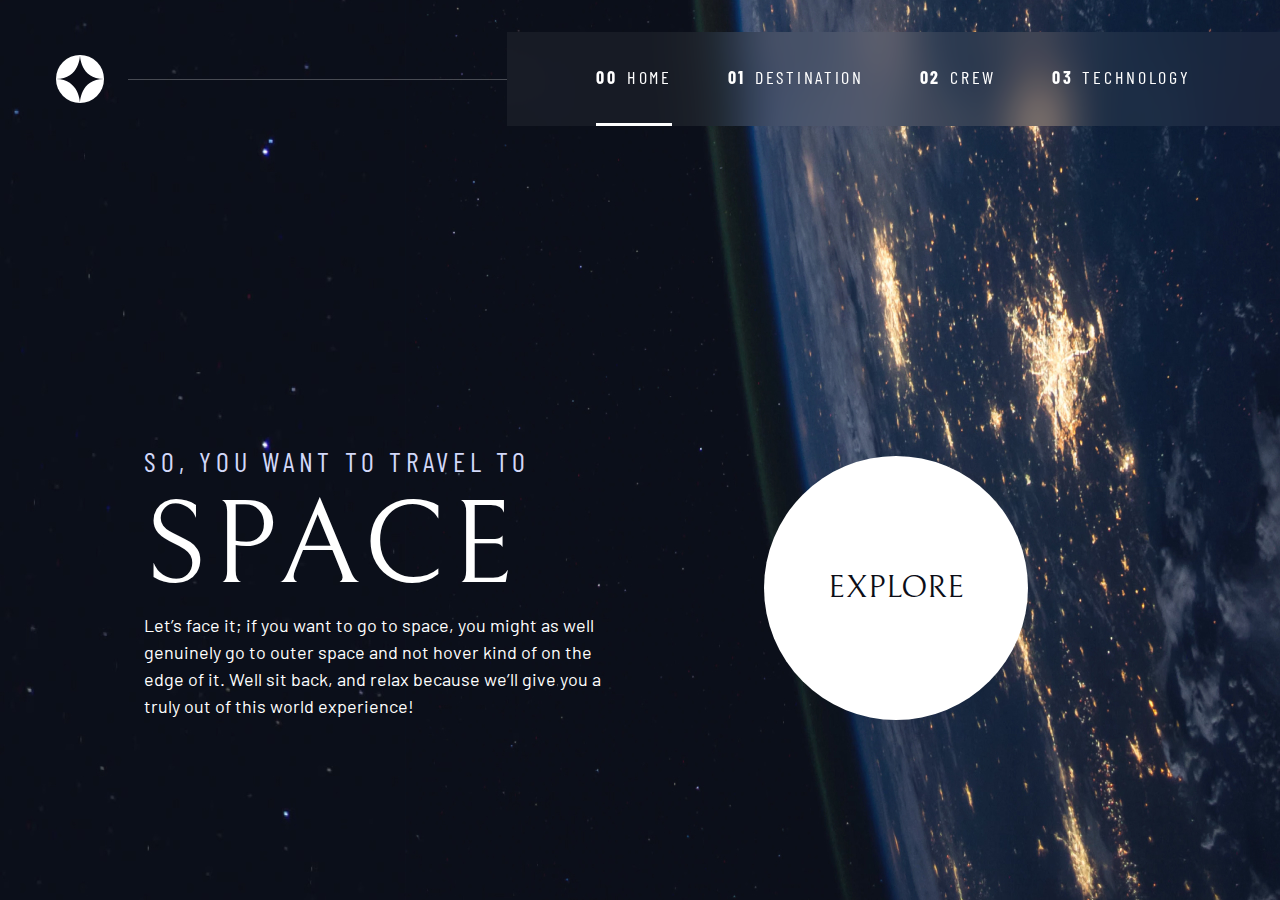
<file: index.html>
<!DOCTYPE html>
<html lang="en">

<head>
    <meta charset="UTF-8">
    <meta name="viewport" content="width=device-width, initial-scale=1.0">

    <link rel="icon" type="image/png" sizes="32x32" href="./assets/favicon-32x32.png">
    <!-- Google fonts -->
    <link rel="preconnect" href="https://fonts.googleapis.com">
    <link rel="preconnect" href="https://fonts.gstatic.com" crossorigin>
    <link
        href="https://fonts.googleapis.com/css2?family=Barlow+Condensed:wght@400;700&family=Bellefair&family=Barlow:wght@400;700&display=swap"
        rel="stylesheet">

    <!-- Our custom CSS -->
    <link rel="stylesheet" href="index.css">
    <title>Frontend Mentor | Space tourism website</title>
</head>

<body class="home">
    <a class="skip-to-content" href="#main">Skip to content</a>
    <header class="primary-header flex">
        <div>
            <img src="./assets/logo.svg" alt="space tourism logo" class="logo">
        </div>
        <button class="mobile-nav-toggle" data-visable="false" aria-controls="primary-navigation">
            <span class="sr-only" aria-expanded="false">Menu</span>
        </button>
        <nav>
            <ul id="primary-navigation" class="primary-navigation underline-indicators flex">
                <li class="active">
                    <a class="ff-sans-cond uppercase text-white letter-spacing-2" href="index.html">
                        <span aria-hidden="true">00</span>Home
                    </a>
                </li>
                <li>
                    <a class="ff-sans-cond uppercase text-white letter-spacing-2" href="destination.html">
                        <span aria-hidden="true">01</span>Destination
                    </a>
                </li>
                <li>
                    <a class="ff-sans-cond uppercase text-white letter-spacing-2" href="crew.html">
                        <span aria-hidden="true">02</span>Crew
                    </a>
                </li>
                <li>
                    <a class="ff-sans-cond uppercase text-white letter-spacing-2" href="technology.html">
                        <span aria-hidden="true">03</span>Technology
                    </a>
                </li>
            </ul>
        </nav>
    </header>

    <main id="main"  class="grid-container grid-container--home">
        <div>
            <h1 class="text-accent fs-500 ff-sans-cond uppercase letter-spacing-1">So, you want to travel to
                <span class="d-block fs-900 ff-serif text-white">Space</span>
            </h1>
            <p>
                Let’s face it; if you want to go to space, you might as well genuinely go to
                outer space and not hover kind of on the edge of it. Well sit back, and relax
                because we’ll give you a truly out of this world experience! 
            </p>
        </div>
        <div>
            <a href="#" class="large-button uppercase ff-serif text-dark bg-white">Explore</a>
        </div>
    </main>
    <script src="./index.js"></script>
</body>

</html>
</file>
<file: index.css>
/* ------------------- */
/* Custom properties   */
/* ------------------- */

:root {
  /* colors */
  --clr-dark: 230 35% 7%;
  --clr-light: 231 77% 90%;
  --clr-white: 0 0% 100%;

  /* font-sizes */
  --fs-900: clamp(5rem, 8vw + 1rem, 9.375rem);
  --fs-800: 3.5rem;
  --fs-700: 1.5rem;
  --fs-600: 1rem;
  --fs-500: 1.75rem;
  --fs-400: 0.9375rem;
  --fs-300: 1rem;
  --fs-200: 0.875rem;

  /* font-families */
  --ff-serif: "Bellefair", serif;
  --ff-sans-cond: "Barlow Condensed", sans-serif;
  --ff-sans-normal: "Barlow", sans-serif;
}

@media (min-width: 35em) {
  :root {
    --fs-800: 5rem;
    --fs-700: 2.5rem;
    --fs-600: 1.5rem;
    --fs-400: 1rem;
  }
}

@media (min-width: 45em) {
  :root {
    /* font-sizes */
    --fs-800: 6.25rem;
    --fs-700: 3.5rem;
    --fs-600: 2rem;
    --fs-400: 1.125rem;
  }
}

/* ------------------- */
/* Reset               */
/* ------------------- */

/* https://piccalil.li/blog/a-modern-css-reset/ */

/* Box sizing */
*,
*::before,
*::after {
  box-sizing: border-box;
}

/* Reset margins */
body,
h1,
h2,
h3,
h4,
h5,
p,
figure,
picture {
  margin: 0;
}

h1,
h2,
h3,
h4,
h5,
h6,
p {
  font-weight: 400;
}

/* set up the body */
body {
  font-family: var(--ff-sans-normal);
  font-size: var(--fs-400);
  color: hsl(var(--clr-white));
  background-color: hsl(var(--clr-dark));
  line-height: 1.5;
  min-height: 100vh;

  display: grid;
  grid-template-rows: min-content 1fr;
  overflow-x: hidden;
}

/* make images easier to work with */
img,
picutre {
  max-width: 100%;
  display: block;
}

/* make form elements easier to work with */
input,
button,
textarea,
select {
  font: inherit;
}

/* remove animations for people who've turned them off */
@media (prefers-reduced-motion: reduce) {
  *,
  *::before,
  *::after {
    animation-duration: 0.01ms !important;
    animation-iteration-count: 1 !important;
    transition-duration: 0.01ms !important;
    scroll-behavior: auto !important;
  }
}

/* ------------------- */
/* Utility classes     */
/* ------------------- */

/* general */

.flex {
  display: flex;
  gap: var(--gap, 1rem);
}

.grid {
  display: grid;
  gap: var(--gap, 1rem);
}

.d-block {
  display: block;
}

.flow > *:where(:not(:first-child)) {
  margin-top: var(--flow-space, 1rem);
}

.container {
  padding-inline: 2em;
  margin-inline: auto;
  max-width: 80rem;
}

.grid-container {
  text-align: center;
  display: grid;
  place-items: center;
  padding-inline: 1rem;
}

.grid-container * {
  max-width: 50ch;
}

@media (min-width: 45em) {
  .grid-container {
    text-align: left;
    column-gap: var(--container-gap, 2rem);
    grid-template-columns: minmax(1rem, 1fr) repeat(2, minmax(0, 30rem)) minmax(
        1rem,
        1fr
      );
  }

  .grid-container > *:first-child {
    grid-column: 2;
  }

  .grid-container > *:last-child {
    grid-column: 3;
  }

  .grid-container--home {
    padding-bottom: max(6rem, 20vh);
    align-items: end;
  }
}

.sr-only {
  position: absolute;
  width: 1px;
  height: 1px;
  padding: 0;
  margin: -1px;
  overflow: hidden;
  clip: rect(0, 0, 0, 0);
  white-space: nowrap;
  /* added line */
  border: 0;
}

.skip-to-content {
  position: absolute;
  z-index: 9999;
  background: hsl( var(--clr-white) );
  color: hsl( var(--clr-dark) );
  padding: .5em 1em;
  margin-inline: auto;
  transform: translateY(-100%);
  transition: transform 250ms ease-in;
}

.skip-to-content:focus {
  transform: translateY(0);
}

/* colors */

.bg-dark {
  background-color: hsl(var(--clr-dark));
}

.bg-accent {
  background-color: hsl(var(--clr-light));
}

.bg-white {
  background-color: hsl(var(--clr-white));
}

.text-dark {
  color: hsl(var(--clr-dark));
}

.text-accent {
  color: hsl(var(--clr-light));
}

.text-white {
  color: hsl(var(--clr-white));
}

/* typography */

.ff-serif {
  font-family: var(--ff-serif);
}

.ff-sans-cond {
  font-family: var(--ff-sans-cond);
}

.ff-sans-normal {
  font-family: var(--ff-sans-normal);
}

.letter-spacing-1 {
  letter-spacing: 4.75px;
}

.letter-spacing-2 {
  letter-spacing: 2.7px;
}

.letter-spacing-3 {
  letter-spacing: 2.35px;
}

.uppercase {
  text-transform: uppercase;
}

.fs-900 {
  font-size: var(--fs-900);
}

.fs-800 {
  font-size: var(--fs-800);
}

.fs-700 {
  font-size: var(--fs-700);
}

.fs-600 {
  font-size: var(--fs-600);
}

.fs-500 {
  font-size: var(--fs-500);
}

.fs-400 {
  font-size: var(--fs-400);
}

.fs-300 {
  font-size: var(--fs-300);
}

.fs-200 {
  font-size: var(--fs-200);
}

.fs-900,
.fs-800,
.fs-700,
.fs-600 {
  line-height: 1.1;
}

.numbered-title {
  font-family: var(--ff-sans-cond);
  font-size: var(--fs-500);
  text-transform: uppercase;
  letter-spacing: 4.72px;
}

.numbered-title span {
  margin-right: 0.5em;
  font-weight: 700;
  color: hsl(var(--clr-white) / 0.25);
}

/* ------------------- */
/* Compontents         */
/* ------------------- */

.large-button {
  font-size: 2rem;
  position: relative;
  z-index: 1;
  display: inline-grid;
  place-items: center;
  padding: 0 2em;
  border-radius: 50%;
  aspect-ratio: 1;
  text-decoration: none;
}

.large-button::after {
  content: "";
  position: absolute;
  z-index: -1;
  width: 100%;
  height: 100%;
  background: hsl(var(--clr-white) / 0.1);
  border-radius: 50%;
  opacity: 0;
  transition: opacity 500ms linear, transform 750ms ease-in-out;
}

.large-button:hover::after,
.large-button:focus::after {
  opacity: 1;
  transform: scale(1.5);
}

/* primary-header */

.logo {
  margin: 1.5rem clamp(1.5rem, 5vw, 3.5rem);
}

.primary-header {
  justify-content: space-between;
  align-items: center;
}

.primary-navigation {
  --gap: clamp(1.5rem, 5vw, 3.5rem);
  --underline-gap: 2rem;
  list-style: none;
  padding: 0;
  margin: 0;
  background: hsl(var(--clr-white) / 0.05);
  backdrop-filter: blur(1.5rem);
}

.primary-navigation a {
  text-decoration: none;
}

.primary-navigation a > span {
  font-weight: 700;
  margin-right: 0.5em;
}

.mobile-nav-toggle {
  display: none;
}

@media (max-width: 35rem) {
  .primary-navigation {
    --underline-gap: 0.5rem;
    position: fixed;
    z-index: 1000;
    inset: 0 0 0 30%;
    list-style: none;
    padding: min(20rem, 15vh) 2rem;
    margin: 0;
    flex-direction: column;
    transform: translateX(100%);
    transition: transform 500ms ease-in-out;
  }

  .primary-navigation[data-visible="true"] {
    transform: translateX(0);
  }

  .mobile-nav-toggle {
    display: block;
    position: absolute;
    z-index: 2000;
    right: 1rem;
    top: 2rem;
    background: transparent;
    background-image: url("./assets/shared/icon-humburger.svg");
    background-repeat: no-repeat;
    background-position: center;
    aspect-ratio: 1;
    width: 1.5rem;
    border: 0;
  }

  .mobile-nav-toggle[aria-expanded="true"] {
    background-image: url("./assets/shared/icon-close.svg");
  }
}

@media (min-width: 35em) {
  .primary-navigation {
    padding-inline: clamp(3rem, 7vw, 7rem);
  }
}

@media (min-width: 35em) and (max-width: 45em) {
  .primary-navigation a > span {
    display: none;
  }
}

@media (min-width: 45em) {
  .primary-header::after {
    content: "";
    display: block;
    position: relative;
    height: 1px;
    width: 100%;
    margin-right: -2.5rem;
    background: hsl(var(--clr-white) / 0.25);
    order: 1;
  }

  nav {
    order: 2;
  }

  .primary-navigation {
    margin-block: 2rem;
  }
}

.underline-indicators > * {
  cursor: pointer;
  padding: var(--underline-gap, 1rem) 0;
  border: 0;
  border-bottom: 0.2rem solid hsl(var(--clr-white) / 0);
}

.underline-indicators > *:focus {
  border-color: hsl(var(--clr-white) / 0.5);
}

@media (hover: hover) {
  .underline-indicators > *:hover {
    border-color: hsl(var(--clr-white) / 0.5);
  }
}

@media (min-width: 35rem) {
  .underline-indicators > .active,
  .underline-indicators > [aria-selected="true"] {
    color: hsl(var(--clr-white) / 1);
    border-color: hsl(var(--clr-white) / 1);
  }
}

.tab-list {
  --gap: 2rem;
}

.dot-indicators > * {
  cursor: pointer;
  border: 0;
  border-radius: 50%;
  padding: 0.5em;
  background-color: hsl(var(--clr-white) / 0.25);
}

.dot-indicators > *:hover,
.dot-indicators > *:focus {
  background-color: hsl(var(--clr-white) / 0.5);
}

.dot-indicators > [aria-selected="true"] {
  background-color: hsl(var(--clr-white) / 1);
}

/* ----------------------------- */
/* Page specific background      */
/* ----------------------------- */
body {
  background-size: cover;
  background-position: bottom center;
}

/* home */
.home {
  background-image: url(./assets/home/bg-home-mobile.jpg);
}

@media (min-width: 35rem) {
  .home {
    background-position: center center;
    background-image: url(./assets/home/bg-home-tablet.jpg);
  }
}

@media (min-width: 45rem) {
  .home {
    background-image: url(./assets/home/bg-home-desktop.jpg);
  }
}
</file>
